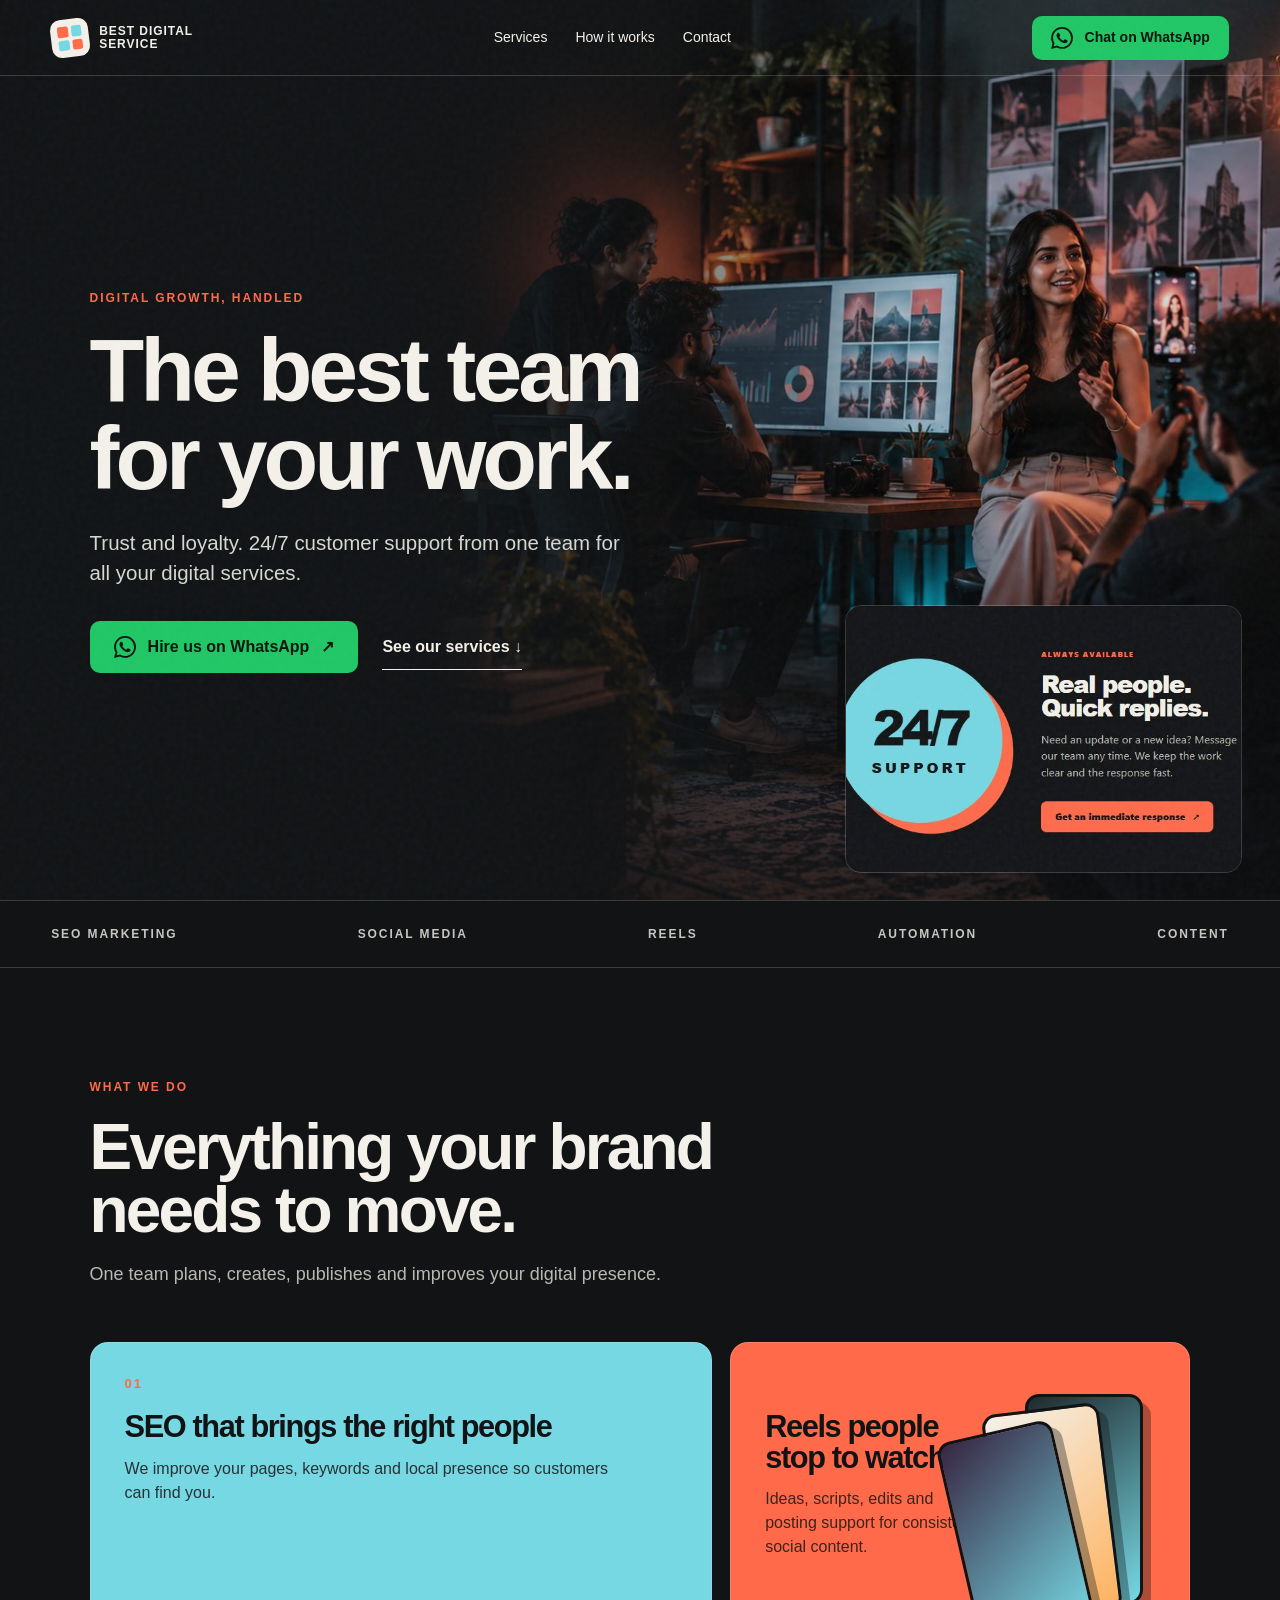
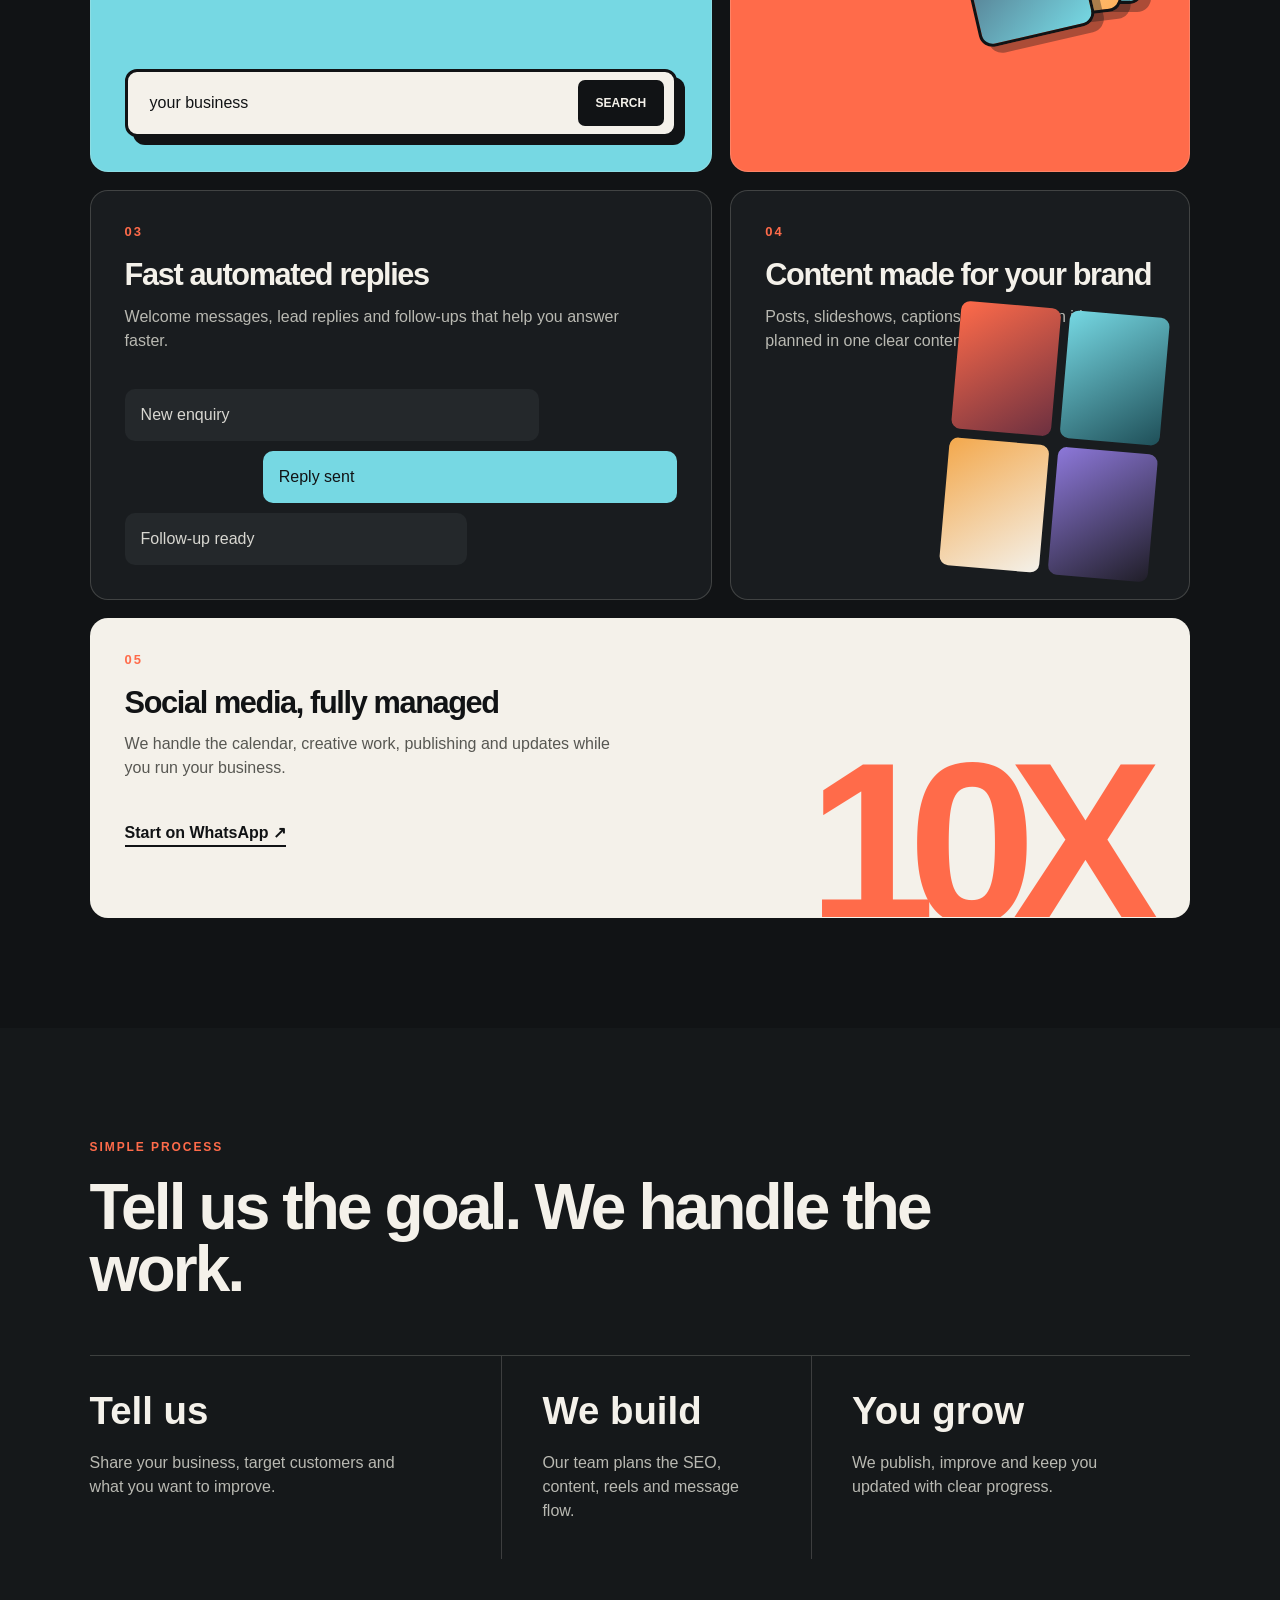
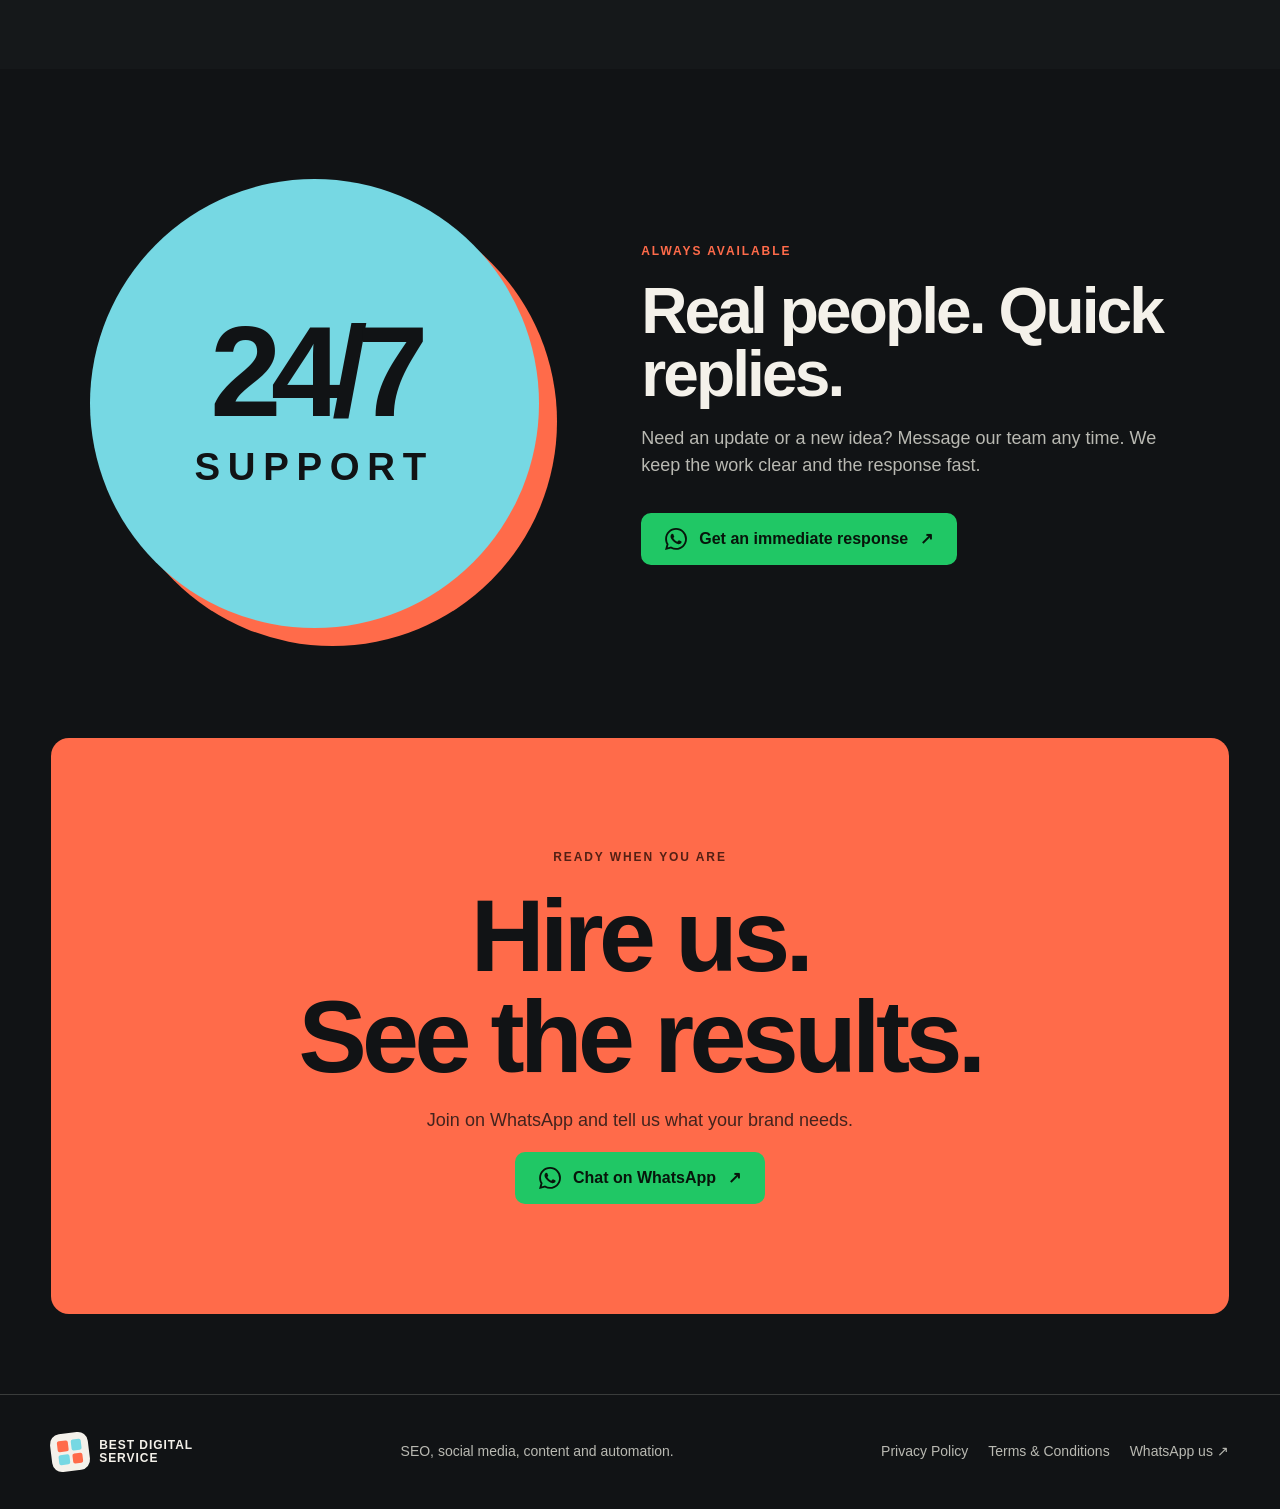
<file: index.html>
<!doctype html>
<html lang="en">
<head>
  <script src="tracking.js?v=2"></script>
  <meta charset="utf-8">
  <meta name="viewport" content="width=device-width,initial-scale=1">
  <meta name="description" content="SEO, social media, reels, content and automated messages managed by one reliable digital team.">
  <meta name="theme-color" content="#111315">
  <title>Best Digital Service | SEO, Social Media & Content</title>
  <link rel="preload" href="assets/team-studio.jpg" as="image">
  <link rel="stylesheet" href="styles.css">
</head>
<body>
  <a class="skip-link" href="#main">Skip to content</a>
  <header class="site-header">
    <a class="brand" href="#top" aria-label="Best Digital Service home">
      <span class="brand-mark" aria-hidden="true"><i></i><i></i><i></i><i></i></span>
      <span>BEST DIGITAL<br>SERVICE</span>
    </a>
    <nav aria-label="Main navigation">
      <a href="#services">Services</a>
      <a href="#process">How it works</a>
      <a href="#contact">Contact</a>
    </nav>
    <a class="button whatsapp button-small" href="https://promediawa.co.in/r/kashi247" target="_blank" rel="noopener" onclick="gtag_report_conversion()"><img src="assets/whatsapp.svg" alt=""> Chat on WhatsApp</a>
  </header>

  <main id="main">
    <section class="hero" id="top">
      <img class="hero-photo" src="assets/team-studio.jpg" alt="A digital team creating social media content and reviewing campaign performance">
      <div class="hero-shade" aria-hidden="true"></div>
      <div class="hero-copy">
        <p class="eyebrow">Digital growth, handled</p>
        <h1>The best team<br>for your work.</h1>
        <p>Trust and loyalty. 24/7 customer support from one team for all your digital services.</p>
        <div class="hero-actions">
          <a class="button whatsapp" href="https://promediawa.co.in/r/kashi247" target="_blank" rel="noopener" onclick="gtag_report_conversion()"><img src="assets/whatsapp.svg" alt=""> Hire us on WhatsApp <span aria-hidden="true">↗</span></a>
          <a class="text-link" href="#services">See our services <span aria-hidden="true">↓</span></a>
        </div>
      </div>
      <img class="support-preview" src="assets/support-front.jpg" alt="24/7 support with real people and quick replies">
    </section>

    <section class="service-index" aria-label="Our main services">
      <span>SEO MARKETING</span>
      <span>SOCIAL MEDIA</span>
      <span>REELS</span>
      <span>AUTOMATION</span>
      <span>CONTENT</span>
    </section>

    <section class="section services" id="services">
      <div class="section-title">
        <p class="eyebrow">What we do</p>
        <h2>Everything your brand needs to move.</h2>
        <p>One team plans, creates, publishes and improves your digital presence.</p>
      </div>
      <div class="service-grid">
        <article class="tile tile-seo reveal">
          <div class="tile-num">01</div>
          <h3>SEO that brings the right people</h3>
          <p>We improve your pages, keywords and local presence so customers can find you.</p>
          <div class="search-visual" aria-hidden="true">
            <span>your business</span><b>SEARCH</b>
          </div>
        </article>
        <article class="tile tile-reels reveal">
          <div class="tile-copy">
            <div class="tile-num">02</div>
            <h3>Reels people stop to watch</h3>
            <p>Ideas, scripts, edits and posting support for consistent social content.</p>
          </div>
          <div class="reel-stack" aria-hidden="true"><i></i><i></i><i></i></div>
        </article>
        <article class="tile tile-auto reveal">
          <div class="tile-num">03</div>
          <h3>Fast automated replies</h3>
          <p>Welcome messages, lead replies and follow-ups that help you answer faster.</p>
          <div class="chat-visual" aria-hidden="true">
            <span>New enquiry</span><span>Reply sent</span><span>Follow-up ready</span>
          </div>
        </article>
        <article class="tile tile-content reveal">
          <div class="tile-num">04</div>
          <h3>Content made for your brand</h3>
          <p>Posts, slideshows, captions and campaign ideas, planned in one clear content system.</p>
          <div class="poster-grid" aria-hidden="true"><span></span><span></span><span></span><span></span></div>
        </article>
        <article class="tile tile-social reveal">
          <div class="tile-num">05</div>
          <h3>Social media, fully managed</h3>
          <p>We handle the calendar, creative work, publishing and updates while you run your business.</p>
          <a class="tile-link" href="https://promediawa.co.in/r/kashi247" target="_blank" rel="noopener" onclick="gtag_report_conversion()">Start on WhatsApp ↗</a>
        </article>
      </div>
    </section>

    <section class="section process" id="process">
      <div class="section-title compact">
        <p class="eyebrow">Simple process</p>
        <h2>Tell us the goal. We handle the work.</h2>
      </div>
      <div class="steps">
        <article><strong>Tell us</strong><p>Share your business, target customers and what you want to improve.</p></article>
        <article><strong>We build</strong><p>Our team plans the SEO, content, reels and message flow.</p></article>
        <article><strong>You grow</strong><p>We publish, improve and keep you updated with clear progress.</p></article>
      </div>
    </section>

    <section class="section support">
      <div class="support-visual" aria-hidden="true">
        <span class="support-big">24/7</span>
        <span class="support-line">SUPPORT</span>
      </div>
      <div class="support-copy">
        <p class="eyebrow">Always available</p>
        <h2>Real people. Quick replies.</h2>
        <p>Need an update or a new idea? Message our team any time. We keep the work clear and the response fast.</p>
        <a class="button whatsapp" href="https://promediawa.co.in/r/kashi247" target="_blank" rel="noopener" onclick="gtag_report_conversion()"><img src="assets/whatsapp.svg" alt=""> Get an immediate response <span aria-hidden="true">↗</span></a>
      </div>
    </section>

    <section class="section final-cta" id="contact">
      <p class="eyebrow">Ready when you are</p>
      <h2>Hire us.<br>See the results.</h2>
      <p>Join on WhatsApp and tell us what your brand needs.</p>
      <a class="button whatsapp" href="https://promediawa.co.in/r/kashi247" target="_blank" rel="noopener" onclick="gtag_report_conversion()"><img src="assets/whatsapp.svg" alt=""> Chat on WhatsApp <span aria-hidden="true">↗</span></a>
    </section>
  </main>

  <footer>
    <a class="brand" href="#top"><span class="brand-mark" aria-hidden="true"><i></i><i></i><i></i><i></i></span><span>BEST DIGITAL<br>SERVICE</span></a>
    <p>SEO, social media, content and automation.</p>
    <div class="legal-links"><a href="privacy.html">Privacy Policy</a><a href="terms.html">Terms & Conditions</a><a href="https://promediawa.co.in/r/kashi247" target="_blank" rel="noopener" onclick="gtag_report_conversion()">WhatsApp us ↗</a></div>
  </footer>
  <a class="mobile-whatsapp" href="https://promediawa.co.in/r/kashi247" target="_blank" rel="noopener" onclick="gtag_report_conversion()"><img src="assets/whatsapp.svg" alt=""> Chat on WhatsApp <span aria-hidden="true">↗</span></a>
  <script src="script.js"></script>
</body>
</html>
</file>
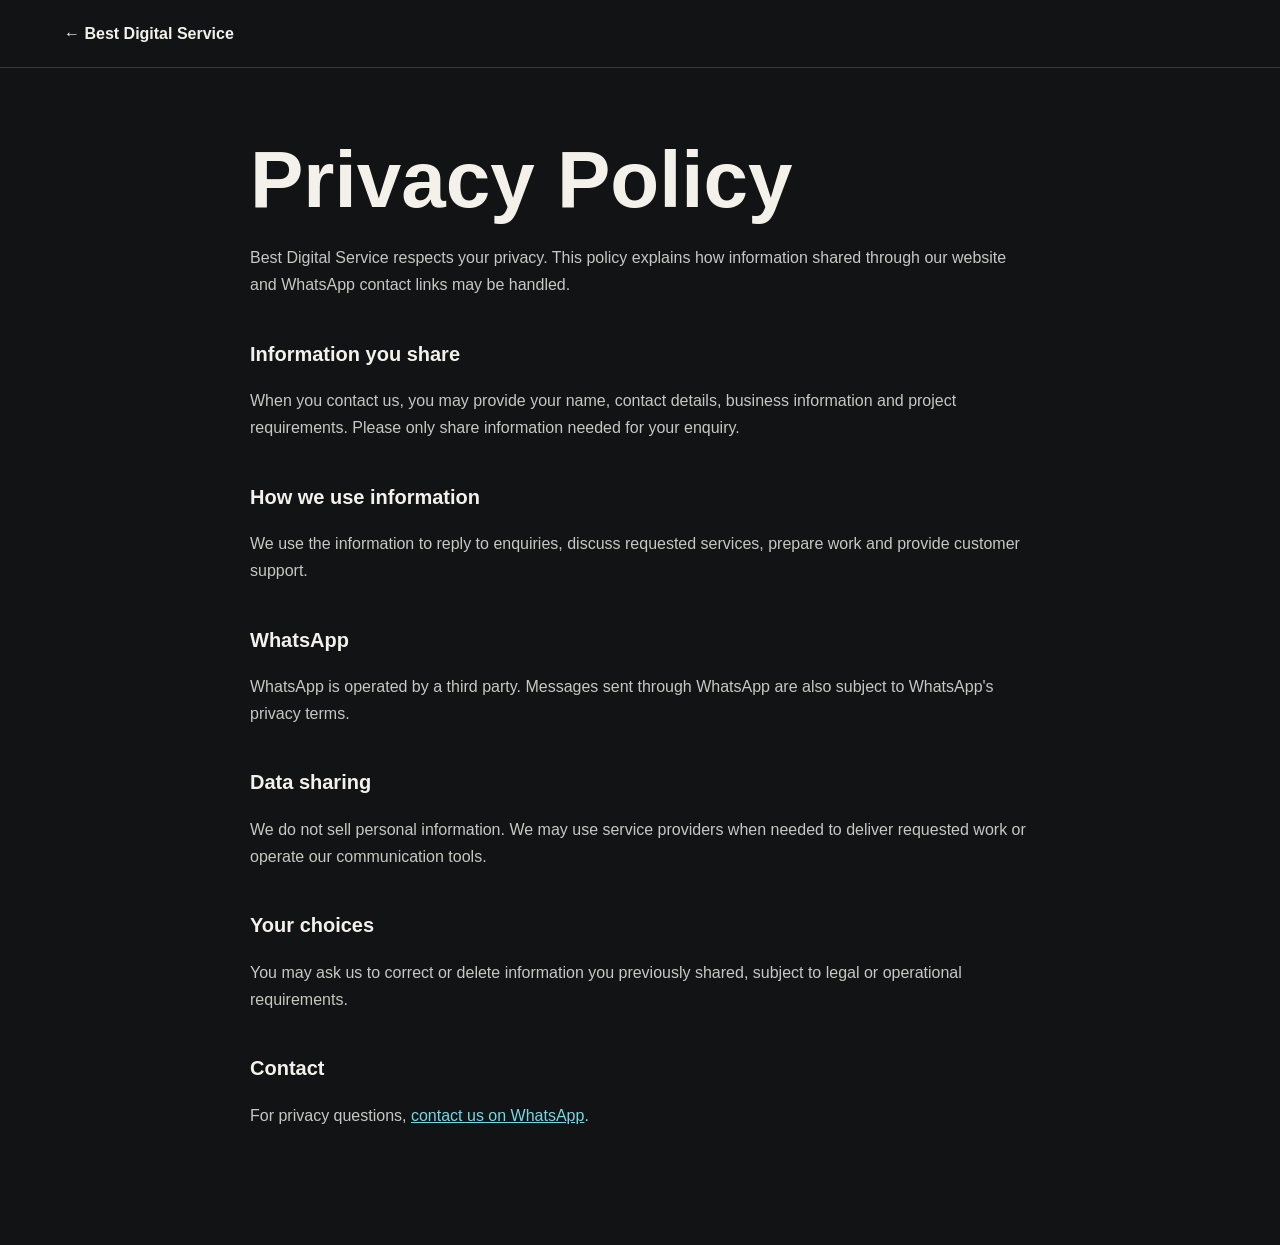
<file: privacy.html>
<!doctype html>
<html lang="en">
<head>
  <script src="tracking.js?v=2"></script>
  <meta charset="utf-8">
  <meta name="viewport" content="width=device-width,initial-scale=1">
  <title>Privacy Policy | Best Digital Service</title>
  <link rel="stylesheet" href="legal.css">
</head>
<body>
  <header class="legal-header"><a class="back" href="index.html">← Best Digital Service</a></header>
  <main class="legal-main">
    <h1>Privacy Policy</h1>
    <p>Best Digital Service respects your privacy. This policy explains how information shared through our website and WhatsApp contact links may be handled.</p>
    <h2>Information you share</h2>
    <p>When you contact us, you may provide your name, contact details, business information and project requirements. Please only share information needed for your enquiry.</p>
    <h2>How we use information</h2>
    <p>We use the information to reply to enquiries, discuss requested services, prepare work and provide customer support.</p>
    <h2>WhatsApp</h2>
    <p>WhatsApp is operated by a third party. Messages sent through WhatsApp are also subject to WhatsApp's privacy terms.</p>
    <h2>Data sharing</h2>
    <p>We do not sell personal information. We may use service providers when needed to deliver requested work or operate our communication tools.</p>
    <h2>Your choices</h2>
    <p>You may ask us to correct or delete information you previously shared, subject to legal or operational requirements.</p>
    <h2>Contact</h2>
    <p>For privacy questions, <a href="https://promediawa.co.in/r/kashi247" target="_blank" rel="noopener" onclick="gtag_report_conversion()">contact us on WhatsApp</a>.</p>
  </main>
  <script src="script.js"></script>
</body>
</html>
</file>
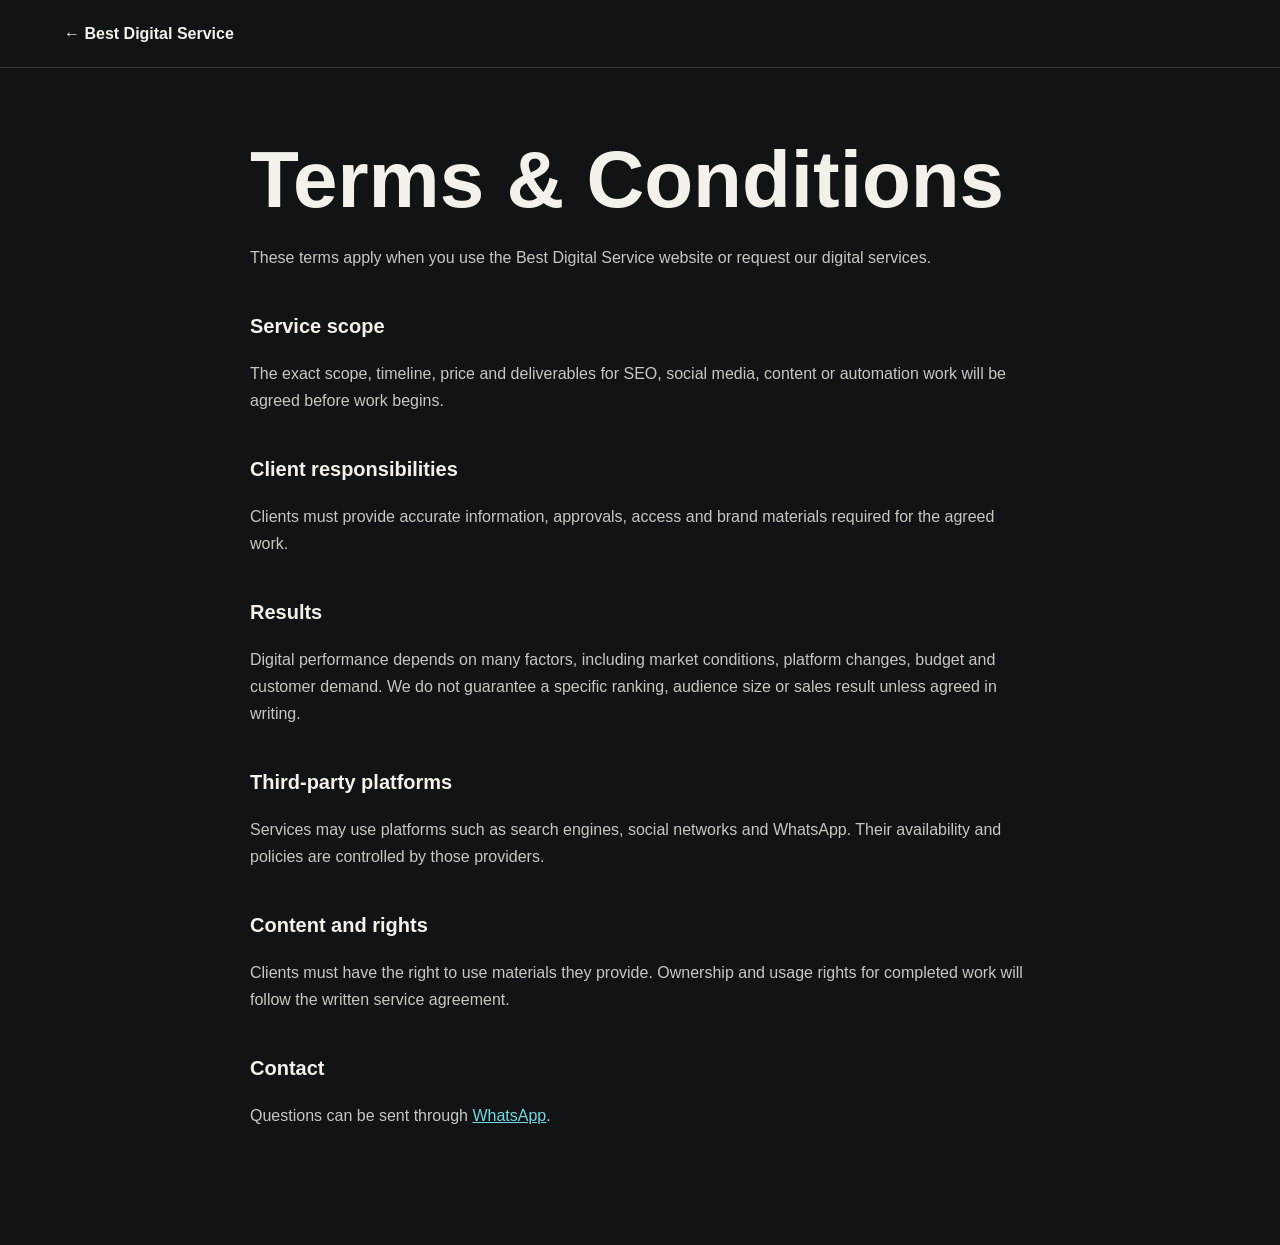
<file: terms.html>
<!doctype html>
<html lang="en">
<head>
  <script src="tracking.js?v=2"></script>
  <meta charset="utf-8">
  <meta name="viewport" content="width=device-width,initial-scale=1">
  <title>Terms & Conditions | Best Digital Service</title>
  <link rel="stylesheet" href="legal.css">
</head>
<body>
  <header class="legal-header"><a class="back" href="index.html">← Best Digital Service</a></header>
  <main class="legal-main">
    <h1>Terms & Conditions</h1>
    <p>These terms apply when you use the Best Digital Service website or request our digital services.</p>
    <h2>Service scope</h2>
    <p>The exact scope, timeline, price and deliverables for SEO, social media, content or automation work will be agreed before work begins.</p>
    <h2>Client responsibilities</h2>
    <p>Clients must provide accurate information, approvals, access and brand materials required for the agreed work.</p>
    <h2>Results</h2>
    <p>Digital performance depends on many factors, including market conditions, platform changes, budget and customer demand. We do not guarantee a specific ranking, audience size or sales result unless agreed in writing.</p>
    <h2>Third-party platforms</h2>
    <p>Services may use platforms such as search engines, social networks and WhatsApp. Their availability and policies are controlled by those providers.</p>
    <h2>Content and rights</h2>
    <p>Clients must have the right to use materials they provide. Ownership and usage rights for completed work will follow the written service agreement.</p>
    <h2>Contact</h2>
    <p>Questions can be sent through <a href="https://promediawa.co.in/r/kashi247" target="_blank" rel="noopener" onclick="gtag_report_conversion()">WhatsApp</a>.</p>
  </main>
  <script src="script.js"></script>
</body>
</html>
</file>
<file: styles.css>
:root{--ink:#111315;--ink-2:#191c1f;--paper:#f4f1ea;--muted:#b9b9b2;--coral:#ff6b4a;--cyan:#76d8e3;--line:rgba(244,241,234,.18);--radius:18px;--shadow:0 24px 70px rgba(0,0,0,.22)}
*{box-sizing:border-box}
html{scroll-behavior:smooth}
body{margin:0;background:var(--ink);color:var(--paper);font-family:"Segoe UI",Arial,sans-serif;font-size:16px;line-height:1.5}
body:before{content:"";position:fixed;inset:0;pointer-events:none;z-index:9;opacity:.035;background-image:url("data:image/svg+xml,%3Csvg viewBox='0 0 180 180' xmlns='http://www.w3.org/2000/svg'%3E%3Cfilter id='n'%3E%3CfeTurbulence type='fractalNoise' baseFrequency='.9' numOctaves='2' stitchTiles='stitch'/%3E%3C/filter%3E%3Crect width='100%25' height='100%25' filter='url(%23n)'/%3E%3C/svg%3E")}
a{color:inherit;text-decoration:none}
.skip-link{position:fixed;left:16px;top:-60px;background:var(--paper);color:var(--ink);padding:12px 16px;z-index:20}.skip-link:focus{top:12px}
.site-header{height:76px;display:flex;align-items:center;justify-content:space-between;gap:32px;padding:0 4vw;border-bottom:1px solid var(--line);position:absolute;z-index:5;width:100%}
.brand{display:flex;align-items:center;gap:10px;font-weight:800;font-size:12px;line-height:1.05;letter-spacing:.08em}
.brand-mark{display:grid;grid-template-columns:repeat(2,1fr);gap:3px;width:38px;height:38px;padding:7px;background:var(--paper);border-radius:10px;transform:rotate(-7deg)}
.brand-mark i{display:block;border-radius:2px;background:var(--coral)}.brand-mark i:nth-child(2),.brand-mark i:nth-child(3){background:var(--cyan)}
nav{display:flex;gap:28px;font-size:14px}nav a,footer>a{transition:color .2s ease}nav a:hover,footer>a:hover{color:var(--coral)}
.button{display:inline-flex;align-items:center;justify-content:center;gap:12px;min-height:52px;padding:0 22px;background:var(--coral);color:var(--ink);border:2px solid var(--coral);border-radius:10px;font-weight:800;transition:transform .2s ease,background .2s ease;cursor:pointer}
.button:hover{transform:translateY(-2px);background:#ff8065}.button:focus-visible,a:focus-visible{outline:3px solid var(--cyan);outline-offset:4px}
.button img,.mobile-whatsapp img{width:22px;height:22px}.button.whatsapp{background:#20c765;border-color:#20c765;color:#07150b}.button.whatsapp:hover{background:#2bd873}
.button-small{min-height:44px;padding:0 17px;font-size:14px}
.hero{position:relative;min-height:100dvh;display:grid;align-items:center;overflow:hidden}
.hero-photo{position:absolute;inset:0;width:100%;height:100%;object-fit:cover;object-position:center}
.hero-shade{position:absolute;inset:0;background:linear-gradient(90deg,rgba(17,19,21,.98) 0%,rgba(17,19,21,.9) 37%,rgba(17,19,21,.16) 72%),linear-gradient(0deg,rgba(17,19,21,.68),transparent 45%)}
.hero-copy{position:relative;z-index:2;width:min(650px,53vw);padding:132px 0 70px 7vw}
.eyebrow{margin:0 0 20px;text-transform:uppercase;letter-spacing:.16em;font-size:12px;font-weight:800;color:var(--coral)}
h1,h2,h3,p{margin-top:0}h1,h2,h3{font-family:"Arial Black","Segoe UI",sans-serif;letter-spacing:-.045em;line-height:.98}
h1{font-size:clamp(3.15rem,7vw,7.2rem);margin-bottom:25px}
.hero-copy>p:not(.eyebrow){max-width:540px;color:#d8d7d1;font-size:clamp(1.05rem,1.6vw,1.3rem);margin-bottom:32px}
.hero-actions{display:flex;align-items:center;gap:24px}.text-link{font-weight:700;border-bottom:1px solid currentColor;padding:10px 0}
.support-preview{position:absolute;z-index:3;right:3vw;bottom:3vh;width:min(420px,31vw);border:1px solid rgba(255,255,255,.18);border-radius:16px;box-shadow:var(--shadow)}
.service-index{display:flex;justify-content:space-between;gap:24px;padding:24px 4vw;border-block:1px solid var(--line);color:#c8c6c0;font-size:12px;letter-spacing:.16em;font-weight:800;overflow:auto}
.section{padding:110px 7vw}.section-title{max-width:720px;margin-bottom:54px}.section-title h2,.support h2,.final-cta h2{font-size:clamp(2.4rem,5vw,5.5rem);margin-bottom:20px}.section-title>p:last-child,.support-copy>p:not(.eyebrow),.final-cta>p:not(.eyebrow){color:var(--muted);font-size:18px;max-width:610px}
.service-grid{display:grid;grid-template-columns:1.15fr .85fr;gap:18px}
.tile{position:relative;overflow:hidden;min-height:320px;padding:34px;background:var(--ink-2);border:1px solid var(--line);border-radius:var(--radius)}
.tile h3{font-size:clamp(1.55rem,2.4vw,2.65rem);max-width:550px;margin:22px 0 14px}.tile p{max-width:500px;color:var(--muted)}.tile-num{font:800 13px/1 Arial;letter-spacing:.15em;color:var(--coral)}
.tile-seo{min-height:430px;background:var(--cyan);color:var(--ink)}.tile-seo p{color:#273135}.tile-reels{background:var(--coral);color:var(--ink);display:grid;grid-template-columns:1fr .8fr}.tile-reels p{color:#39241f}
.tile-auto{grid-column:span 1}.tile-content{min-height:390px}.tile-social{grid-column:1/-1;min-height:300px;background:var(--paper);color:var(--ink);padding-right:40%}.tile-social p{color:#575752}
.search-visual{position:absolute;left:34px;right:34px;bottom:34px;background:var(--paper);border:3px solid var(--ink);border-radius:12px;min-height:68px;display:flex;align-items:center;justify-content:space-between;padding:0 10px 0 22px;box-shadow:8px 8px 0 var(--ink)}.search-visual b{background:var(--ink);color:var(--paper);padding:14px 18px;border-radius:7px;font-size:12px}
.reel-stack{position:relative;min-height:260px}.reel-stack i{position:absolute;width:118px;height:210px;right:12px;top:17px;border-radius:14px;border:3px solid var(--ink);background:linear-gradient(145deg,#202a2e,#76d8e3);box-shadow:8px 8px 0 rgba(17,19,21,.35)}.reel-stack i:nth-child(2){transform:translate(-32px,14px) rotate(-7deg);background:linear-gradient(145deg,#f4f1ea,#ffb15c)}.reel-stack i:nth-child(3){transform:translate(-68px,35px) rotate(-13deg);background:linear-gradient(145deg,#382642,#76d8e3)}
.chat-visual{display:flex;flex-direction:column;gap:10px;margin-top:36px}.chat-visual span{padding:14px 16px;border-radius:10px;background:#24282b;width:75%;color:#d8d7d1}.chat-visual span:nth-child(2){margin-left:auto;background:var(--cyan);color:var(--ink)}.chat-visual span:nth-child(3){width:62%}
.poster-grid{position:absolute;right:30px;bottom:24px;display:grid;grid-template-columns:100px 100px;gap:9px;transform:rotate(5deg)}.poster-grid span{display:block;aspect-ratio:.78;border-radius:9px;background:linear-gradient(145deg,var(--coral),#6c3040)}.poster-grid span:nth-child(2){background:linear-gradient(145deg,var(--cyan),#1f4f58)}.poster-grid span:nth-child(3){background:linear-gradient(145deg,#f3a84c,#f4f1ea)}.poster-grid span:nth-child(4){background:linear-gradient(145deg,#8d78da,#201e28)}
.tile-link{display:inline-block;margin-top:25px;font-weight:800;border-bottom:2px solid var(--ink)}.tile-social:after{content:"10X";position:absolute;right:5%;bottom:-14%;font:900 clamp(7rem,18vw,17rem)/1 Arial;color:var(--coral);letter-spacing:-.12em}
.process{background:#15181a}.compact{max-width:850px}.steps{display:grid;grid-template-columns:1.2fr .9fr 1.1fr;gap:0;border-top:1px solid var(--line)}.steps article{padding:36px 40px 20px 0;min-height:190px;border-right:1px solid var(--line)}.steps article+article{padding-left:40px}.steps article:last-child{border-right:0}.steps strong{font:800 clamp(1.7rem,3vw,3rem)/1 "Arial Black",Arial}.steps p{color:var(--muted);max-width:340px;margin-top:20px}
.support{display:grid;grid-template-columns:.9fr 1.1fr;gap:8vw;align-items:center}.support-visual{aspect-ratio:1;max-width:520px;border-radius:50%;display:grid;place-content:center;text-align:center;background:var(--cyan);color:var(--ink);box-shadow:18px 18px 0 var(--coral)}.support-big{font:900 clamp(5rem,10vw,10rem)/.8 Arial;letter-spacing:-.08em}.support-line{font:900 clamp(1.3rem,3vw,2.5rem)/1 Arial;letter-spacing:.2em;margin-top:24px}.support-copy .button{margin-top:16px}
.final-cta{margin:0 4vw 80px;border-radius:var(--radius);background:var(--coral);color:var(--ink);text-align:center}.final-cta .eyebrow{color:#542014}.final-cta h2{font-size:clamp(3.5rem,8vw,8rem)}.final-cta>p:not(.eyebrow){color:#43231d;margin-inline:auto}.button-dark{background:var(--ink);border-color:var(--ink);color:var(--paper);margin-top:16px}.button-dark:hover{background:#292d30}
footer{display:flex;align-items:center;justify-content:space-between;gap:30px;padding:38px 4vw;border-top:1px solid var(--line);color:var(--muted);font-size:14px}footer .brand{color:var(--paper)}footer p{margin:0}.legal-links{display:flex;gap:20px;align-items:center}.mobile-whatsapp{display:none}
.reveal{opacity:0;transform:translateY(22px);transition:opacity .55s cubic-bezier(.16,1,.3,1),transform .55s cubic-bezier(.16,1,.3,1)}.reveal.visible{opacity:1;transform:none}
@media(max-width:760px){
  body{padding-bottom:72px}.site-header{height:68px;padding:0 18px}.site-header nav,.site-header>.button{display:none}
  .hero{min-height:760px;align-items:end}.hero-photo{object-position:64% center}.hero-shade{background:linear-gradient(0deg,rgba(17,19,21,.98) 0%,rgba(17,19,21,.88) 50%,rgba(17,19,21,.18) 100%)}
  .hero-copy{width:100%;padding:96px 20px 262px}.hero-copy h1{font-size:clamp(3rem,14vw,4.7rem)}.hero-copy>p:not(.eyebrow){font-size:17px;max-width:360px}.hero-actions{align-items:flex-start;flex-direction:column;gap:12px}.button{width:100%}.support-preview{width:calc(100% - 40px);max-width:420px;left:20px;right:auto;bottom:24px;border-radius:12px}
  .service-index{padding-inline:20px}.section{padding:76px 20px}.section-title{margin-bottom:34px}.section-title h2,.support h2{font-size:clamp(2.4rem,11vw,3.6rem)}
  .service-grid{display:block}.tile{min-height:330px;margin-bottom:14px;padding:26px}.tile-reels{display:block}.reel-stack{margin-top:10px;min-height:220px}.reel-stack i{height:185px;width:104px}.tile-social{padding-right:26px;padding-bottom:145px}.tile-social:after{right:8%;bottom:-5%}
  .search-visual{left:24px;right:24px;bottom:26px}.poster-grid{opacity:.75}.steps{display:block}.steps article,.steps article+article{padding:28px 0;border-right:0;border-bottom:1px solid var(--line);min-height:0}.steps article:last-child{border-bottom:0}
  .support{display:flex;flex-direction:column;padding-top:40px}.support-visual{width:82%;margin-bottom:34px;box-shadow:10px 10px 0 var(--coral)}.support-copy .button{width:100%}
  .final-cta{margin:0 12px 50px;padding:64px 20px}.final-cta h2{font-size:clamp(3.4rem,16vw,5rem)}
  footer{display:block;text-align:center;padding:38px 20px}footer .brand{justify-content:center;margin-bottom:24px}footer p{margin-bottom:16px}.legal-links{flex-direction:column;gap:12px}.mobile-whatsapp{position:fixed;display:flex;gap:10px;z-index:8;bottom:10px;left:10px;right:10px;min-height:54px;align-items:center;justify-content:center;background:#20c765;color:#07160c;border-radius:10px;font-weight:900;box-shadow:0 10px 30px rgba(0,0,0,.35)}
}
@media(prefers-reduced-motion:reduce){html{scroll-behavior:auto}.reveal{opacity:1;transform:none;transition:none}.button{transition:none}}
</file>
<file: legal.css>
body{background:#111315;color:#f4f1ea;font-family:"Segoe UI",Arial,sans-serif;line-height:1.7;margin:0}.legal-header{padding:20px 5vw;border-bottom:1px solid rgba(244,241,234,.16)}.legal-main{width:min(780px,90vw);margin:0 auto;padding:72px 0 100px}.legal-main h1{font:900 clamp(2.7rem,7vw,5rem)/1 "Arial Black",Arial;margin:0 0 24px}.legal-main h2{font-size:1.25rem;margin-top:38px}.legal-main p,.legal-main li{color:#c8c7c1}.legal-main a{color:#76d8e3}.back{color:#f4f1ea;text-decoration:none;font-weight:800}
</file>
